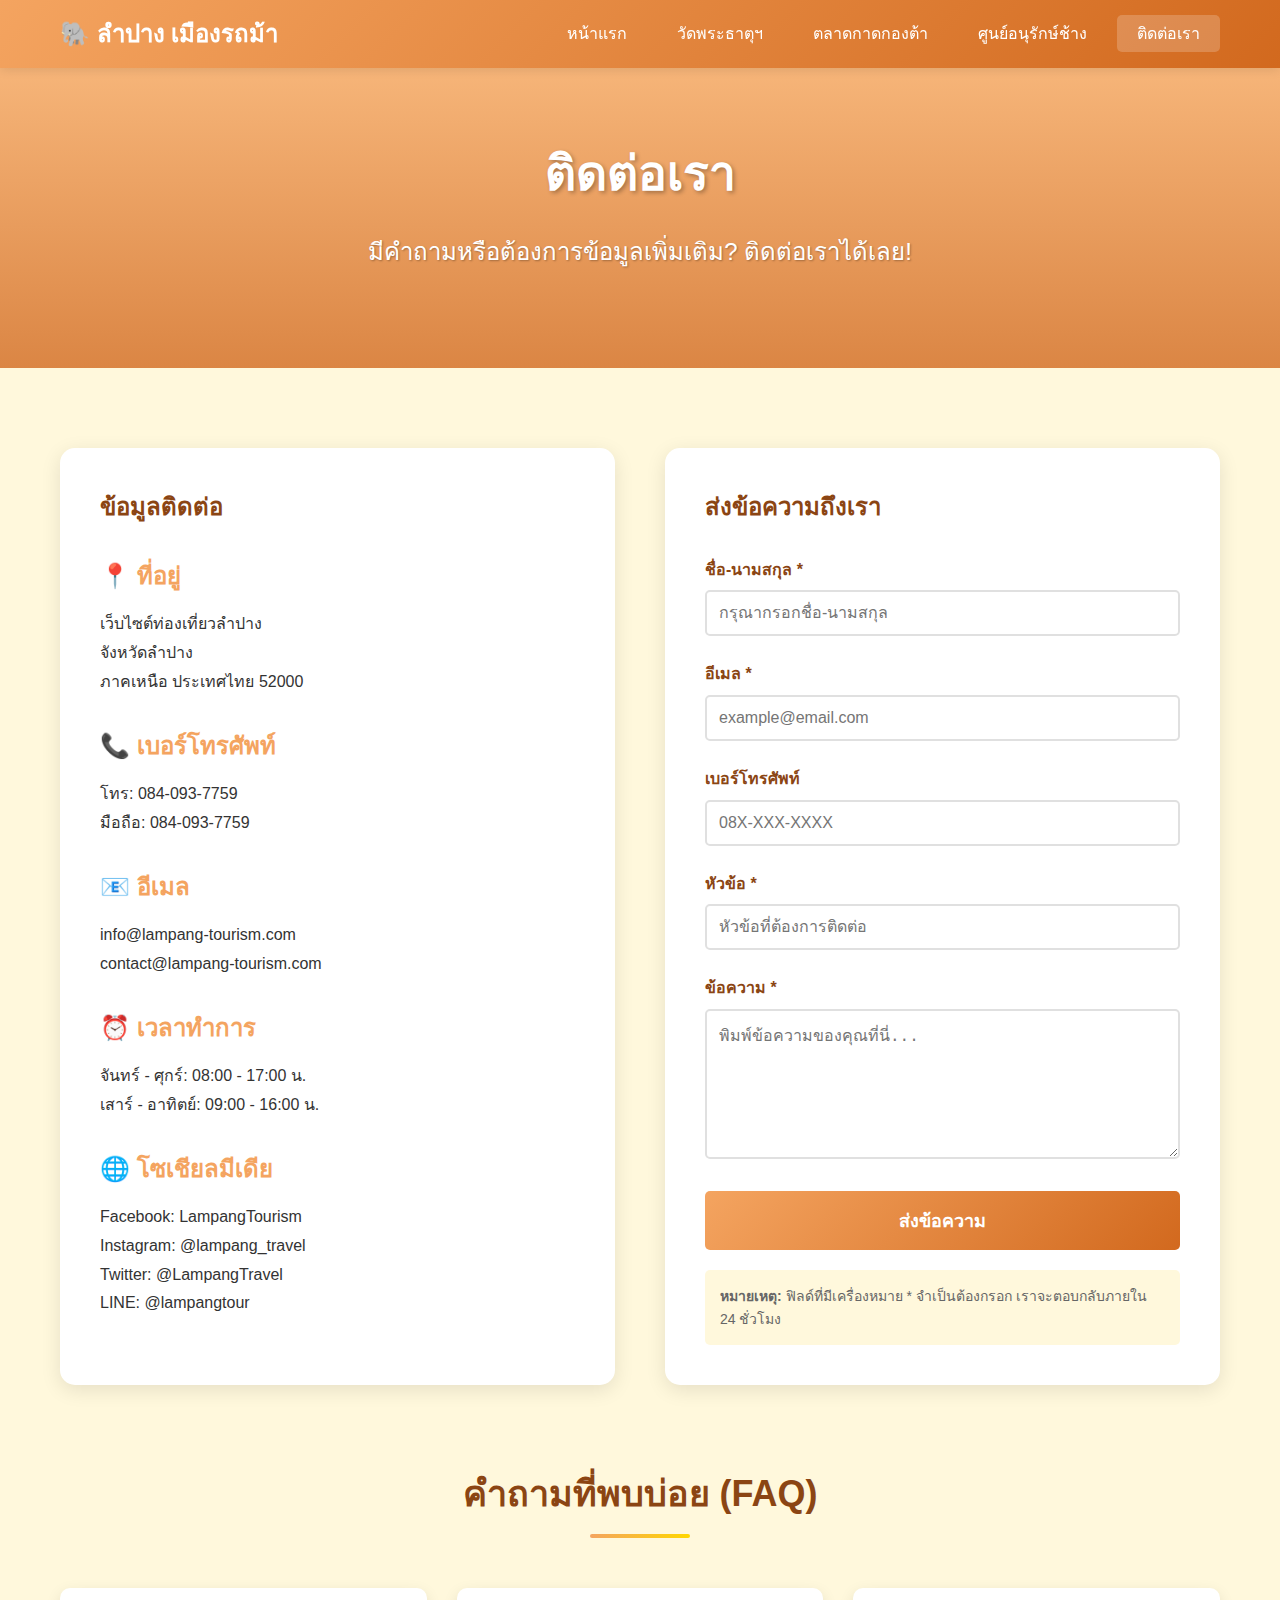
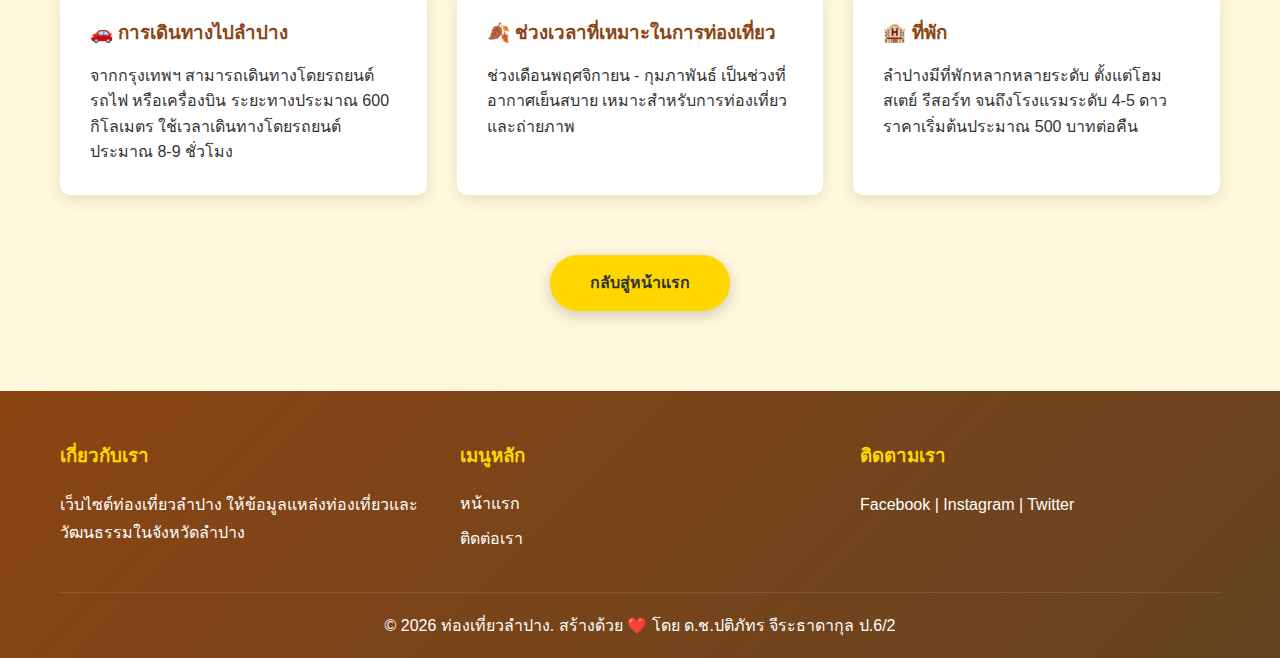
<file: contact.html>
<!DOCTYPE html>
<html lang="th">
<head>
    <meta charset="UTF-8">
    <meta name="viewport" content="width=device-width, initial-scale=1.0">
    <title>ติดต่อเรา - ท่องเที่ยวลำปาง</title>
    <link rel="stylesheet" href="style.css">
</head>
<body>
    <header>
        <div class="container">
            <div class="logo">
                <h1>🐘 ลำปาง เมืองรถม้า</h1>
            </div>
            <nav>
                <ul>
                    <li><a href="index.html">หน้าแรก</a></li>
                    <li><a href="wat-phra-that.html">วัดพระธาตุฯ</a></li>
                    <li><a href="kad-kong-ta.html">ตลาดกาดกองต้า</a></li>
                    <li><a href="elephant-center.html">ศูนย์อนุรักษ์ช้าง</a></li>
                    <li><a href="contact.html" class="active">ติดต่อเรา</a></li>
                </ul>
            </nav>
        </div>
    </header>

    <section class="hero" style="height: 300px; background-image: linear-gradient(rgba(244, 164, 96, 0.8), rgba(210, 105, 30, 0.8)), url('https://images.unsplash.com/photo-1423666639041-f56000c27a9a?w=1600&h=400&fit=crop');">
        <div class="hero-content">
            <h2>ติดต่อเรา</h2>
            <p>มีคำถามหรือต้องการข้อมูลเพิ่มเติม? ติดต่อเราได้เลย!</p>
        </div>
    </section>

    <section class="contact-section">
        <div class="container">
            <div class="contact-container">
                <div class="contact-info">
                    <h2 style="color: #8B4513; margin-bottom: 30px;">ข้อมูลติดต่อ</h2>
                    
                    <div style="margin-bottom: 30px;">
                        <h3 style="color: #F4A460; margin-bottom: 15px;">📍 ที่อยู่</h3>
                        <p>เว็บไซต์ท่องเที่ยวลำปาง<br>
                        จังหวัดลำปาง<br>
                        ภาคเหนือ ประเทศไทย 52000</p>
                    </div>

                    <div style="margin-bottom: 30px;">
                        <h3 style="color: #F4A460; margin-bottom: 15px;">📞 เบอร์โทรศัพท์</h3>
                        <p>โทร: 084-093-7759<br>
                        มือถือ: 084-093-7759</p>
                    </div>

                    <div style="margin-bottom: 30px;">
                        <h3 style="color: #F4A460; margin-bottom: 15px;">📧 อีเมล</h3>
                        <p>info@lampang-tourism.com<br>
                        contact@lampang-tourism.com</p>
                    </div>

                    <div style="margin-bottom: 30px;">
                        <h3 style="color: #F4A460; margin-bottom: 15px;">⏰ เวลาทำการ</h3>   
                        <p>จันทร์ - ศุกร์: 08:00 - 17:00 น.<br>
                        เสาร์ - อาทิตย์: 09:00 - 16:00 น.</p>
                    </div>

                    <div>
                        <h3 style="color: #F4A460; margin-bottom: 15px;">🌐 โซเชียลมีเดีย</h3>
                        <p>Facebook: LampangTourism<br>
                        Instagram: @lampang_travel<br>
                        Twitter: @LampangTravel<br>
                        LINE: @lampangtour</p>
                    </div>
                </div>

                <div class="contact-form">
                    <h2 style="color: #8B4513; margin-bottom: 30px;">ส่งข้อความถึงเรา</h2>
                    <form>
                        <div class="form-group">
                            <label for="name">ชื่อ-นามสกุล *</label>
                            <input type="text" id="name" name="name" required placeholder="กรุณากรอกชื่อ-นามสกุล">
                        </div>

                        <div class="form-group">
                            <label for="email">อีเมล *</label>
                            <input type="email" id="email" name="email" required placeholder="example@email.com">
                        </div>

                        <div class="form-group">
                            <label for="phone">เบอร์โทรศัพท์</label>
                            <input type="tel" id="phone" name="phone" placeholder="08X-XXX-XXXX">
                        </div>

                        <div class="form-group">
                            <label for="subject">หัวข้อ *</label>
                            <input type="text" id="subject" name="subject" required placeholder="หัวข้อที่ต้องการติดต่อ">
                        </div>

                        <div class="form-group">
                            <label for="message">ข้อความ *</label>
                            <textarea id="message" name="message" required placeholder="พิมพ์ข้อความของคุณที่นี่..."></textarea>
                        </div>

                        <button type="submit" class="submit-btn">ส่งข้อความ</button>
                    </form>

                    <div style="margin-top: 20px; padding: 15px; background-color: #FFF8DC; border-radius: 5px;">
                        <p style="font-size: 14px; color: #666; margin: 0;">
                            <strong>หมายเหตุ:</strong> ฟิลด์ที่มีเครื่องหมาย * จำเป็นต้องกรอก เราจะตอบกลับภายใน 24 ชั่วโมง
                        </p>
                    </div>
                </div>
            </div>

            <div style="margin-top: 80px;">
                <h2 class="section-title">คำถามที่พบบ่อย (FAQ)</h2>
                <div style="display: grid; grid-template-columns: repeat(auto-fit, minmax(300px, 1fr)); gap: 30px;">
                    <div style="background-color: white; padding: 30px; border-radius: 10px; box-shadow: 0 5px 15px rgba(0,0,0,0.1);">
                        <h3 style="color: #8B4513; margin-bottom: 15px;">🚗 การเดินทางไปลำปาง</h3>
                        <p>จากกรุงเทพฯ สามารถเดินทางโดยรถยนต์ รถไฟ หรือเครื่องบิน ระยะทางประมาณ 600 กิโลเมตร ใช้เวลาเดินทางโดยรถยนต์ประมาณ 8-9 ชั่วโมง</p>
                    </div>
                    <div style="background-color: white; padding: 30px; border-radius: 10px; box-shadow: 0 5px 15px rgba(0,0,0,0.1);">
                        <h3 style="color: #8B4513; margin-bottom: 15px;">🍂 ช่วงเวลาที่เหมาะในการท่องเที่ยว</h3>
                        <p>ช่วงเดือนพฤศจิกายน - กุมภาพันธ์ เป็นช่วงที่อากาศเย็นสบาย เหมาะสำหรับการท่องเที่ยวและถ่ายภาพ</p>
                    </div>
                    <div style="background-color: white; padding: 30px; border-radius: 10px; box-shadow: 0 5px 15px rgba(0,0,0,0.1);">
                        <h3 style="color: #8B4513; margin-bottom: 15px;">🏨 ที่พัก</h3>
                        <p>ลำปางมีที่พักหลากหลายระดับ ตั้งแต่โฮมสเตย์ รีสอร์ท จนถึงโรงแรมระดับ 4-5 ดาว ราคาเริ่มต้นประมาณ 500 บาทต่อคืน</p>
                    </div>
                </div>
            </div>

            <div style="margin-top: 60px; text-align: center;">
                <a href="index.html" class="btn">กลับสู่หน้าแรก</a>
            </div>
        </div>
    </section>

    <footer>
        <div class="container">
            <div class="footer-content">
                <div class="footer-section">
                    <h3>เกี่ยวกับเรา</h3>
                    <p>เว็บไซต์ท่องเที่ยวลำปาง ให้ข้อมูลแหล่งท่องเที่ยวและวัฒนธรรมในจังหวัดลำปาง</p>
                </div>
                <div class="footer-section">
                    <h3>เมนูหลัก</h3>
                    <ul>
                        <li><a href="index.html">หน้าแรก</a></li>
                        <li><a href="contact.html">ติดต่อเรา</a></li>
                    </ul>
                </div>
                <div class="footer-section">
                    <h3>ติดตามเรา</h3>
                    <p>Facebook | Instagram | Twitter</p>
                </div>
            </div>
            <div class="footer-bottom">
                <p>&copy; 2026 ท่องเที่ยวลำปาง. สร้างด้วย ❤️ โดย ด.ช.ปติภัทร จีระธาดากุล ป.6/2</p>
            </div>
        </div>
    </footer>
</body>
</html>
</file>
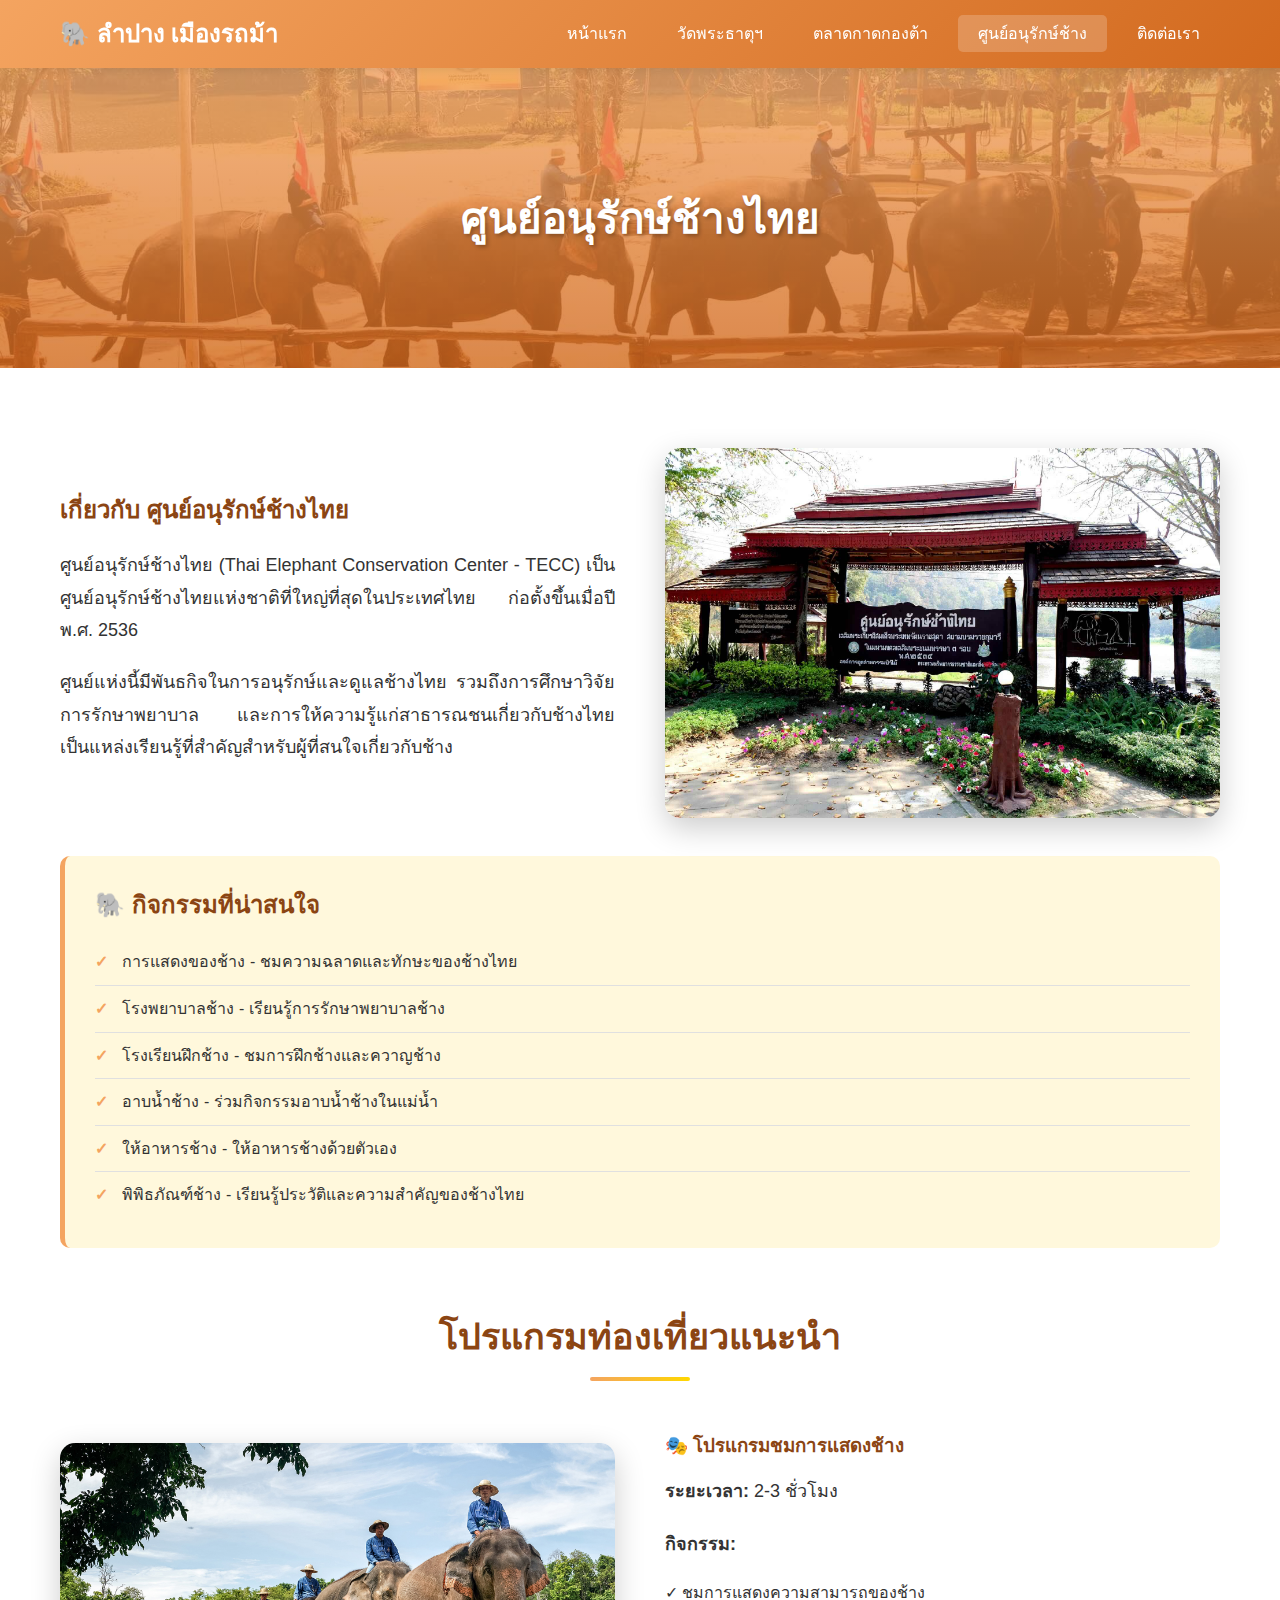
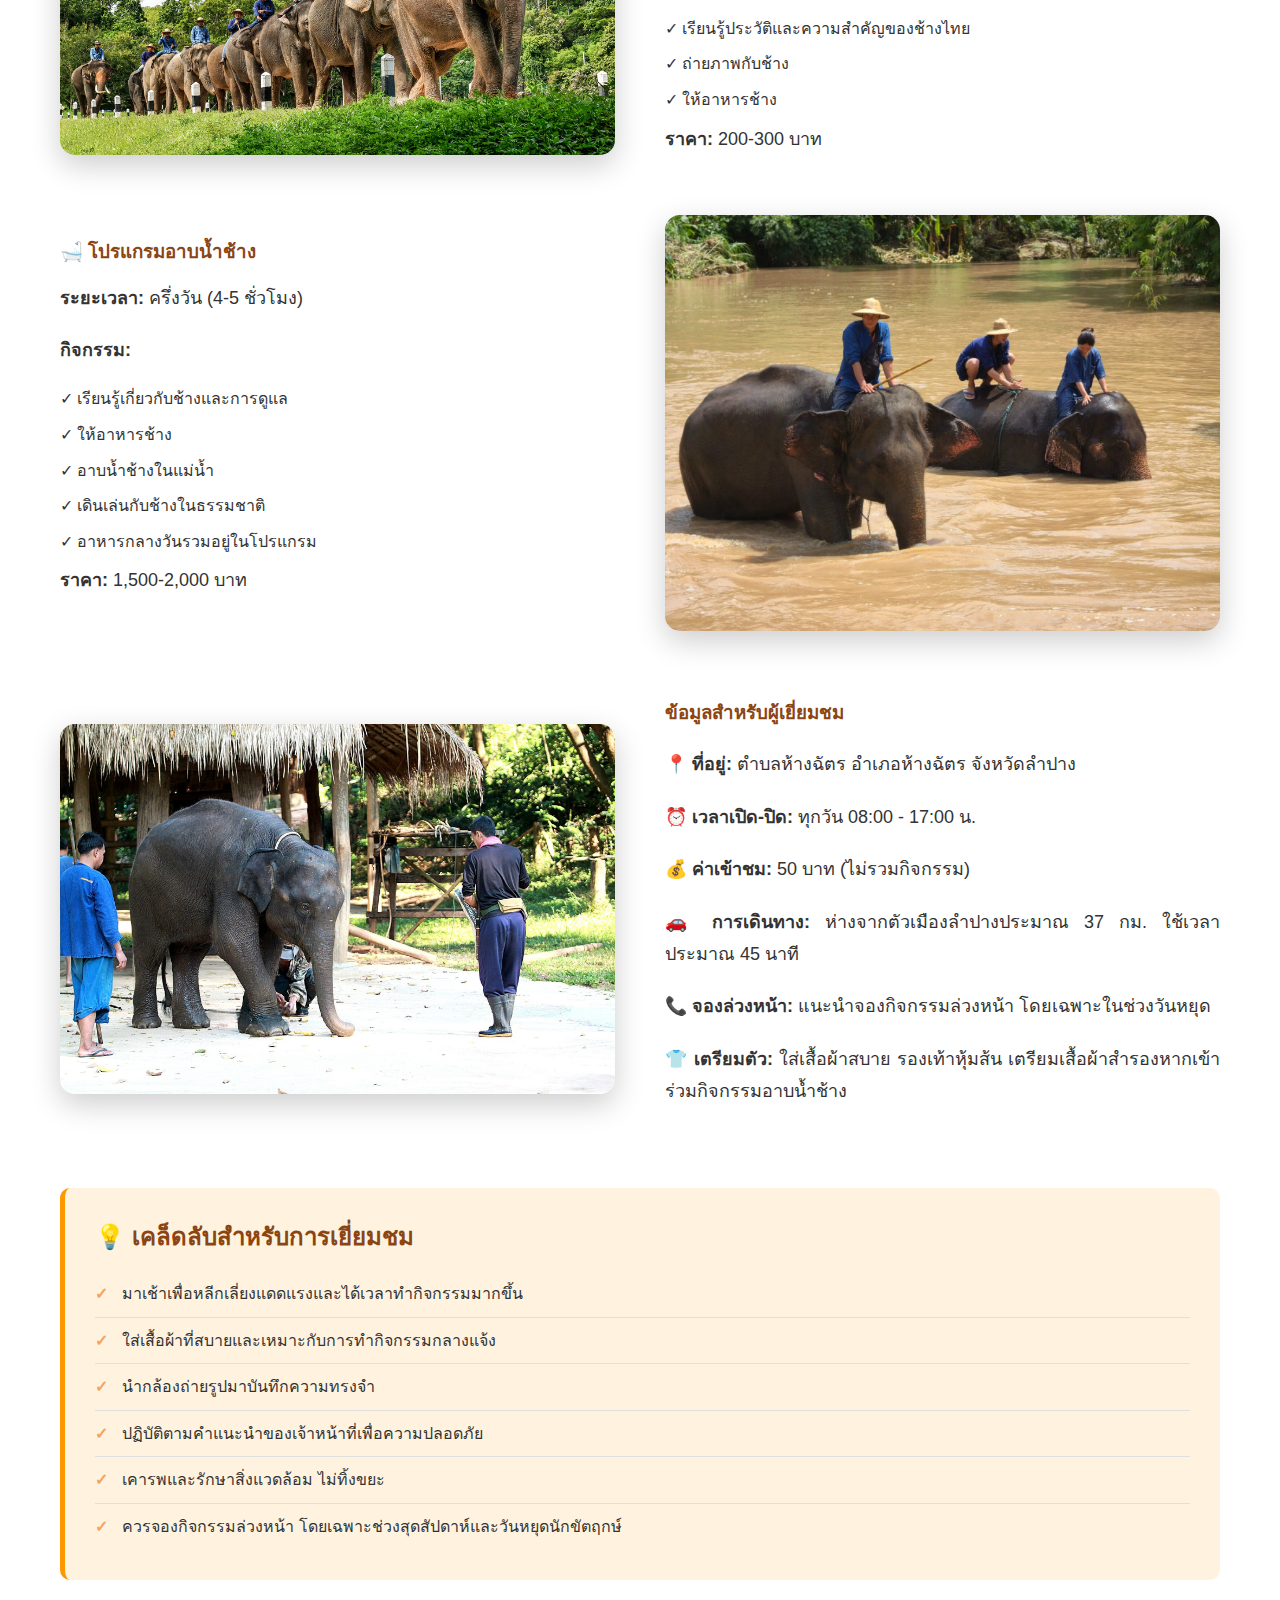
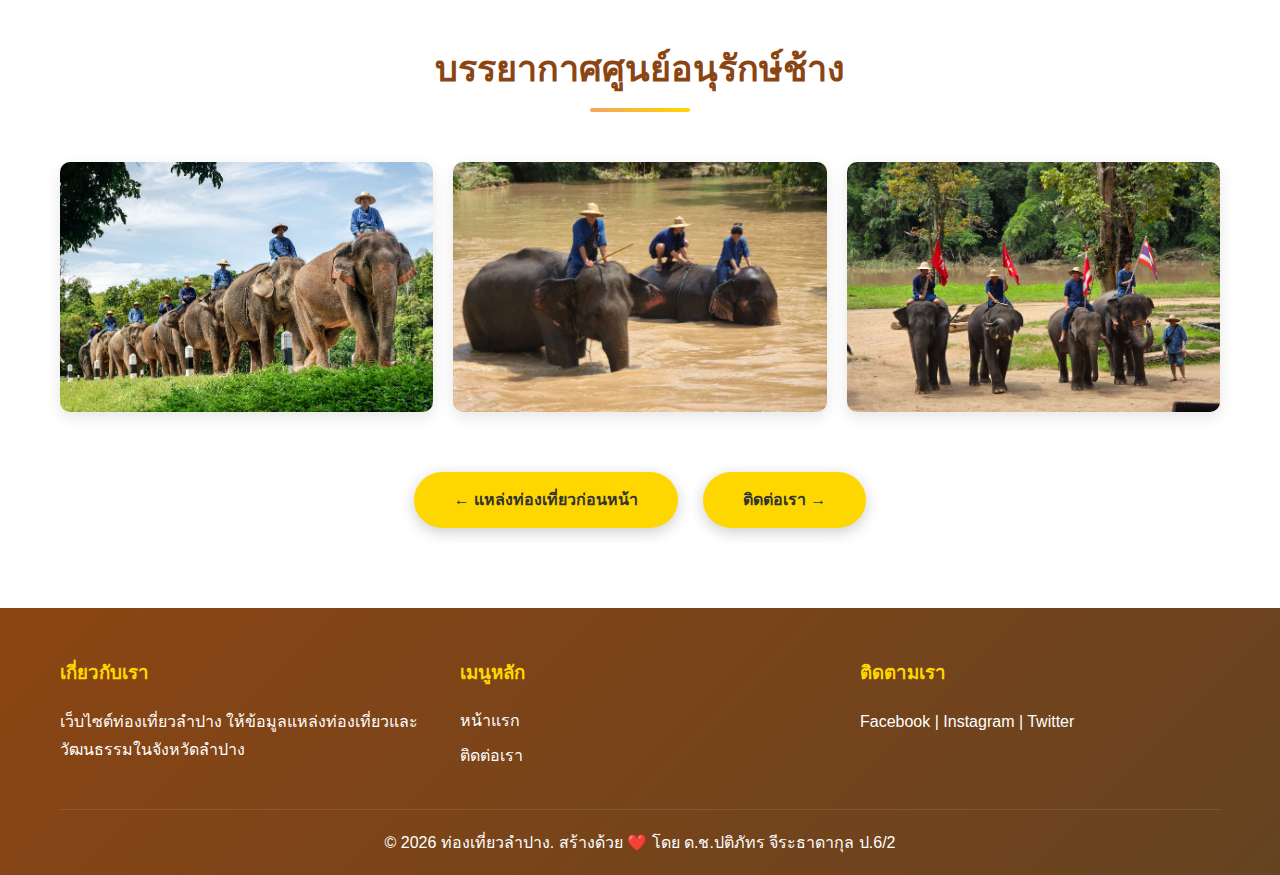
<file: elephant-center.html>
<!DOCTYPE html>
<html lang="th">
<head>
    <meta charset="UTF-8">
    <meta name="viewport" content="width=device-width, initial-scale=1.0">
    <title>ศูนย์อนุรักษ์ช้างไทย - ท่องเที่ยวลำปาง</title>
    <link rel="stylesheet" href="style.css">
</head>
<body>
    <header>
        <div class="container">
            <div class="logo">
                <h1>🐘 ลำปาง เมืองรถม้า</h1>
            </div>
            <nav>
                <ul>
                    <li><a href="index.html">หน้าแรก</a></li>
                    <li><a href="wat-phra-that.html">วัดพระธาตุฯ</a></li>
                    <li><a href="kad-kong-ta.html">ตลาดกาดกองต้า</a></li>
                    <li><a href="elephant-center.html" class="active">ศูนย์อนุรักษ์ช้าง</a></li>
                    <li><a href="contact.html">ติดต่อเรา</a></li>
                </ul>
            </nav>
        </div>
    </header>

    <section class="detail-hero" style="background-image: linear-gradient(rgba(244, 164, 96, 0.8), rgba(210, 105, 30, 0.8)), url('images/changthai0.jpeg');">
        <h2>ศูนย์อนุรักษ์ช้างไทย</h2>
    </section>

    <section class="detail-content">
        <div class="container">
            <div class="content-wrapper">
                <div class="content-text">
                    <h2 style="color: #8B4513; margin-bottom: 20px;">เกี่ยวกับ ศูนย์อนุรักษ์ช้างไทย</h2>
                    <p>ศูนย์อนุรักษ์ช้างไทย (Thai Elephant Conservation Center - TECC) เป็นศูนย์อนุรักษ์ช้างไทยแห่งชาติที่ใหญ่ที่สุดในประเทศไทย ก่อตั้งขึ้นเมื่อปี พ.ศ. 2536</p>
                    <p>ศูนย์แห่งนี้มีพันธกิจในการอนุรักษ์และดูแลช้างไทย รวมถึงการศึกษาวิจัย การรักษาพยาบาล และการให้ความรู้แก่สาธารณชนเกี่ยวกับช้างไทย เป็นแหล่งเรียนรู้ที่สำคัญสำหรับผู้ที่สนใจเกี่ยวกับช้าง</p>
                </div>
                <div class="content-image">
                    <img src="images/changthai01.jpeg" alt="ศูนย์อนุรักษ์ช้างไทย">
                </div>
            </div>

            <div class="info-box">
                <h3>🐘 กิจกรรมที่น่าสนใจ</h3>
                <ul>
                    <li>การแสดงของช้าง - ชมความฉลาดและทักษะของช้างไทย</li>
                    <li>โรงพยาบาลช้าง - เรียนรู้การรักษาพยาบาลช้าง</li>
                    <li>โรงเรียนฝึกช้าง - ชมการฝึกช้างและควาญช้าง</li>
                    <li>อาบน้ำช้าง - ร่วมกิจกรรมอาบน้ำช้างในแม่น้ำ</li>
                    <li>ให้อาหารช้าง - ให้อาหารช้างด้วยตัวเอง</li>
                    <li>พิพิธภัณฑ์ช้าง - เรียนรู้ประวัติและความสำคัญของช้างไทย</li>
                </ul>
            </div>

            <div style="margin-top: 60px;">
                <h2 class="section-title">โปรแกรมท่องเที่ยวแนะนำ</h2>

                <div class="content-wrapper" style="margin-bottom: 40px;">
                    <div class="content-image">
                        <img src="images/changthai1.jpg" alt="การแสดงช้าง">
                    </div>
                    <div class="content-text">
                        <h3 style="color: #8B4513; margin-bottom: 15px;">🎭 โปรแกรมชมการแสดงช้าง</h3>
                        <p><strong>ระยะเวลา:</strong> 2-3 ชั่วโมง</p>
                        <p><strong>กิจกรรม:</strong></p>
                        <ul style="list-style: none; padding-left: 0;">
                            <li style="margin-bottom: 10px;">✓ ชมการแสดงความสามารถของช้าง</li>
                            <li style="margin-bottom: 10px;">✓ เรียนรู้ประวัติและความสำคัญของช้างไทย</li>
                            <li style="margin-bottom: 10px;">✓ ถ่ายภาพกับช้าง</li>
                            <li style="margin-bottom: 10px;">✓ ให้อาหารช้าง</li>
                        </ul>
                        <p><strong>ราคา:</strong> 200-300 บาท</p>
                    </div>
                </div>

                <div class="content-wrapper">
                    <div class="content-text">
                        <h3 style="color: #8B4513; margin-bottom: 15px;">🛁 โปรแกรมอาบน้ำช้าง</h3>
                        <p><strong>ระยะเวลา:</strong> ครึ่งวัน (4-5 ชั่วโมง)</p>
                        <p><strong>กิจกรรม:</strong></p>
                        <ul style="list-style: none; padding-left: 0;">
                            <li style="margin-bottom: 10px;">✓ เรียนรู้เกี่ยวกับช้างและการดูแล</li>
                            <li style="margin-bottom: 10px;">✓ ให้อาหารช้าง</li>
                            <li style="margin-bottom: 10px;">✓ อาบน้ำช้างในแม่น้ำ</li>
                            <li style="margin-bottom: 10px;">✓ เดินเล่นกับช้างในธรรมชาติ</li>
                            <li style="margin-bottom: 10px;">✓ อาหารกลางวันรวมอยู่ในโปรแกรม</li>
                        </ul>
                        <p><strong>ราคา:</strong> 1,500-2,000 บาท</p>
                    </div>
                    <div class="content-image">
                        <img src="images/changthai2.jpg" alt="อาบน้ำช้าง">
                    </div>
                </div>
            </div>

            <div class="content-wrapper" style="margin-top: 60px;">
                <div class="content-image">
                    <img src="images/changthai6.jpg" alt="ช้างน้อย">
                </div>
                <div class="content-text">
                    <h3 style="color: #8B4513; margin-bottom: 20px;">ข้อมูลสำหรับผู้เยี่ยมชม</h3>
                    <p><strong>📍 ที่อยู่:</strong> ตำบลห้างฉัตร อำเภอห้างฉัตร จังหวัดลำปาง</p>
                    <p><strong>⏰ เวลาเปิด-ปิด:</strong> ทุกวัน 08:00 - 17:00 น.</p>
                    <p><strong>💰 ค่าเข้าชม:</strong> 50 บาท (ไม่รวมกิจกรรม)</p>
                    <p><strong>🚗 การเดินทาง:</strong> ห่างจากตัวเมืองลำปางประมาณ 37 กม. ใช้เวลาประมาณ 45 นาที</p>
                    <p><strong>📞 จองล่วงหน้า:</strong> แนะนำจองกิจกรรมล่วงหน้า โดยเฉพาะในช่วงวันหยุด</p>
                    <p><strong>👕 เตรียมตัว:</strong> ใส่เสื้อผ้าสบาย รองเท้าหุ้มส้น เตรียมเสื้อผ้าสำรองหากเข้าร่วมกิจกรรมอาบน้ำช้าง</p>
                </div>
            </div>

            <div class="info-box" style="margin-top: 60px; background-color: #FFF3E0; border-left-color: #FF9800;">
                <h3>💡 เคล็ดลับสำหรับการเยี่ยมชม</h3>
                <ul>
                    <li>มาเช้าเพื่อหลีกเลี่ยงแดดแรงและได้เวลาทำกิจกรรมมากขึ้น</li>
                    <li>ใส่เสื้อผ้าที่สบายและเหมาะกับการทำกิจกรรมกลางแจ้ง</li>
                    <li>นำกล้องถ่ายรูปมาบันทึกความทรงจำ</li>
                    <li>ปฏิบัติตามคำแนะนำของเจ้าหน้าที่เพื่อความปลอดภัย</li>
                    <li>เคารพและรักษาสิ่งแวดล้อม ไม่ทิ้งขยะ</li>
                    <li>ควรจองกิจกรรมล่วงหน้า โดยเฉพาะช่วงสุดสัปดาห์และวันหยุดนักขัตฤกษ์</li>
                </ul>
            </div>

            <div style="margin-top: 60px;">
                <h2 class="section-title">บรรยากาศศูนย์อนุรักษ์ช้าง</h2>
                <div class="gallery">
                    <img src="images/changthai1.jpg" alt="ช้าง 1">
                    <img src="images/changthai2.jpg" alt="ช้าง 2">
                    <img src="images/changthai3.jpg" alt="ช้าง 3">
                </div>
            </div>

            <div style="margin-top: 60px; text-align: center;">
                <a href="kad-kong-ta.html" class="btn" style="margin-right: 20px;">← แหล่งท่องเที่ยวก่อนหน้า</a>
                <a href="contact.html" class="btn">ติดต่อเรา →</a>
            </div>
        </div>
    </section>

    <footer>
        <div class="container">
            <div class="footer-content">
                <div class="footer-section">
                    <h3>เกี่ยวกับเรา</h3>
                    <p>เว็บไซต์ท่องเที่ยวลำปาง ให้ข้อมูลแหล่งท่องเที่ยวและวัฒนธรรมในจังหวัดลำปาง</p>
                </div>
                <div class="footer-section">
                    <h3>เมนูหลัก</h3>
                    <ul>
                        <li><a href="index.html">หน้าแรก</a></li>
                        <li><a href="contact.html">ติดต่อเรา</a></li>
                    </ul>
                </div>
                <div class="footer-section">
                    <h3>ติดตามเรา</h3>
                    <p>Facebook | Instagram | Twitter</p>
                </div>
            </div>
            <div class="footer-bottom">
                <p>&copy; 2026 ท่องเที่ยวลำปาง. สร้างด้วย ❤️ โดย ด.ช.ปติภัทร จีระธาดากุล ป.6/2</p>
            </div>
        </div>
    </footer>
</body>
</html>
</file>
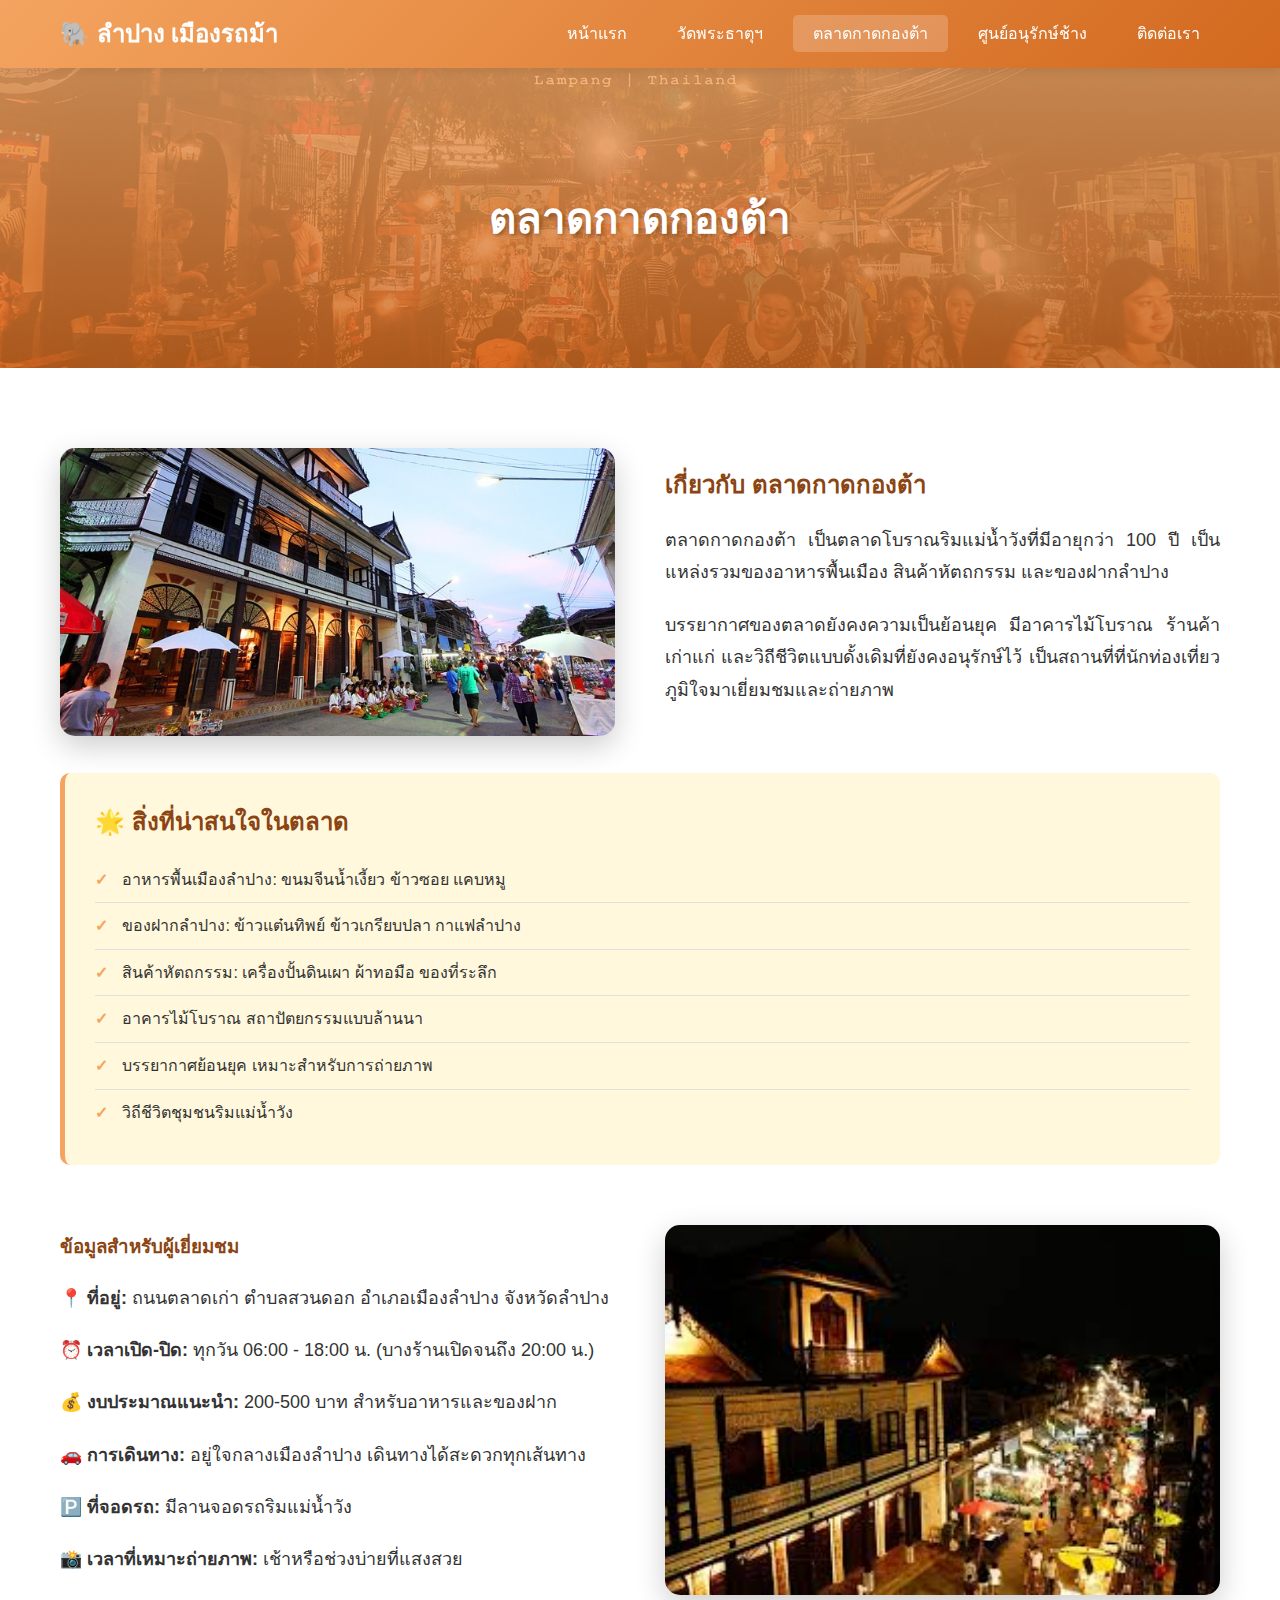
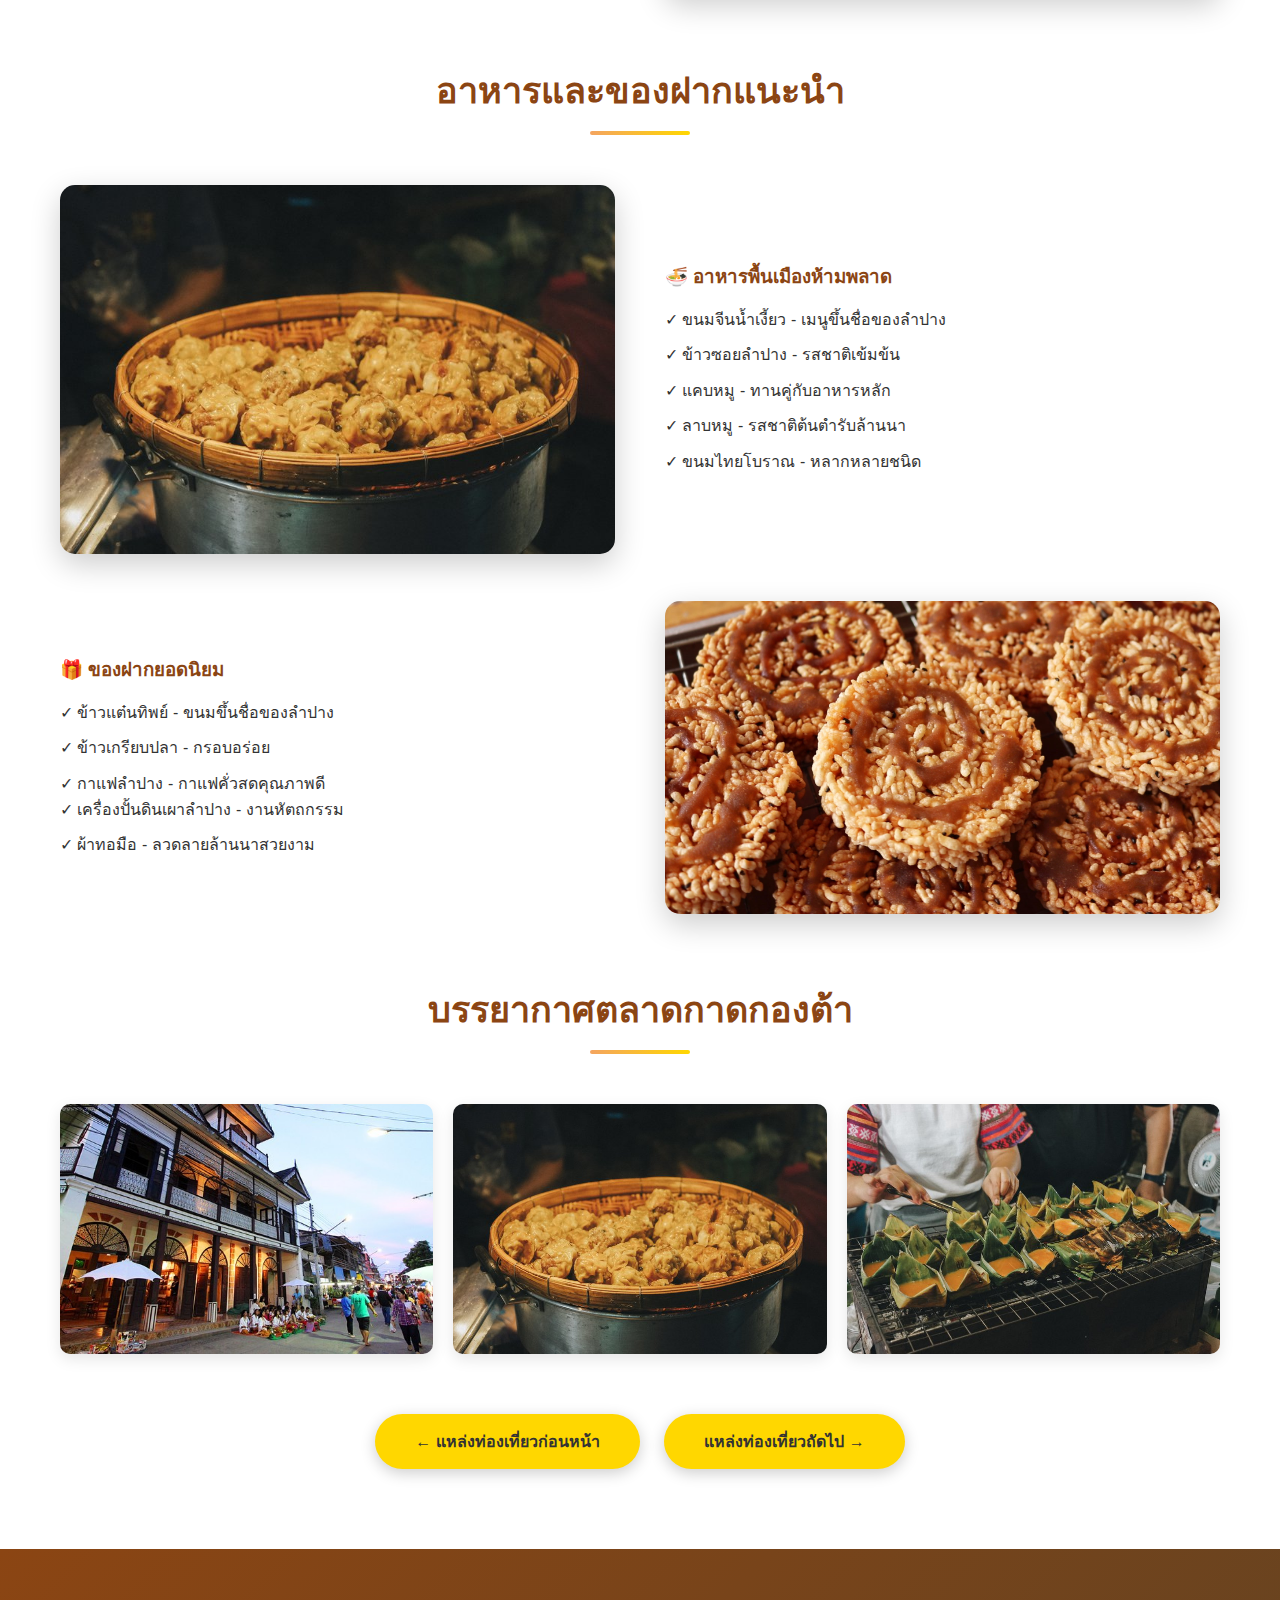
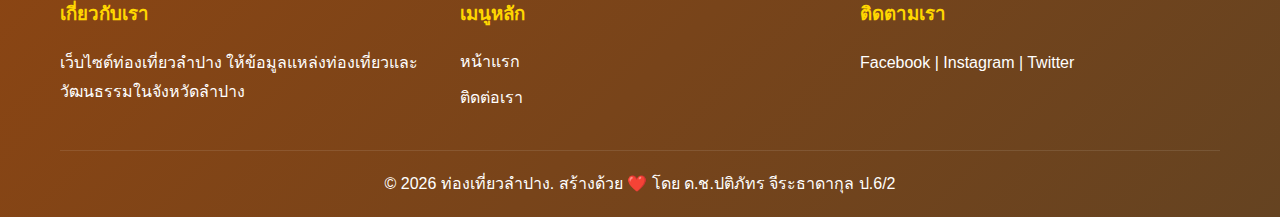
<file: kad-kong-ta.html>
<!DOCTYPE html>
<html lang="th">
<head>
    <meta charset="UTF-8">
    <meta name="viewport" content="width=device-width, initial-scale=1.0">
    <title>ตลาดกาดกองต้า - ท่องเที่ยวลำปาง</title>
    <link rel="stylesheet" href="style.css">
</head>
<body>
    <header>
        <div class="container">
            <div class="logo">
                <h1>🐘 ลำปาง เมืองรถม้า</h1>
            </div>
            <nav>
                <ul>
                    <li><a href="index.html">หน้าแรก</a></li>
                    <li><a href="wat-phra-that.html">วัดพระธาตุฯ</a></li>
                    <li><a href="kad-kong-ta.html" class="active">ตลาดกาดกองต้า</a></li>
                    <li><a href="elephant-center.html">ศูนย์อนุรักษ์ช้าง</a></li>
                    <li><a href="contact.html">ติดต่อเรา</a></li>
                </ul>
            </nav>
        </div>
    </header>

    <section class="detail-hero" style="background-image: linear-gradient(rgba(244, 164, 96, 0.8), rgba(210, 105, 30, 0.8)), url('images/coverkongtamarket.jpg');">
        <h2>ตลาดกาดกองต้า</h2>
    </section>

    <section class="detail-content">
        <div class="container">
            <div class="content-wrapper">
                <div class="content-image">
                    <img src="images/kongtamarket1.jpg" alt="ตลาดกาดกองต้า">
                </div>
                <div class="content-text">
                    <h2 style="color: #8B4513; margin-bottom: 20px;">เกี่ยวกับ ตลาดกาดกองต้า</h2>
                    <p>ตลาดกาดกองต้า เป็นตลาดโบราณริมแม่น้ำวังที่มีอายุกว่า 100 ปี เป็นแหล่งรวมของอาหารพื้นเมือง สินค้าหัตถกรรม และของฝากลำปาง</p>
                    <p>บรรยากาศของตลาดยังคงความเป็นย้อนยุค มีอาคารไม้โบราณ ร้านค้าเก่าแก่ และวิถีชีวิตแบบดั้งเดิมที่ยังคงอนุรักษ์ไว้ เป็นสถานที่ที่นักท่องเที่ยวภูมิใจมาเยี่ยมชมและถ่ายภาพ</p>
                </div>
            </div>

            <div class="info-box">
                <h3>🌟 สิ่งที่น่าสนใจในตลาด</h3>
                <ul>
                    <li>อาหารพื้นเมืองลำปาง: ขนมจีนน้ำเงี้ยว ข้าวซอย แคบหมู</li>
                    <li>ของฝากลำปาง: ข้าวแต๋นทิพย์ ข้าวเกรียบปลา กาแฟลำปาง</li>
                    <li>สินค้าหัตถกรรม: เครื่องปั้นดินเผา ผ้าทอมือ ของที่ระลึก</li>
                    <li>อาคารไม้โบราณ สถาปัตยกรรมแบบล้านนา</li>
                    <li>บรรยากาศย้อนยุค เหมาะสำหรับการถ่ายภาพ</li>
                    <li>วิถีชีวิตชุมชนริมแม่น้ำวัง</li>
                </ul>
            </div>

            <div class="content-wrapper" style="margin-top: 60px;">
                <div class="content-text">
                    <h3 style="color: #8B4513; margin-bottom: 20px;">ข้อมูลสำหรับผู้เยี่ยมชม</h3>
                    <p><strong>📍 ที่อยู่:</strong> ถนนตลาดเก่า ตำบลสวนดอก อำเภอเมืองลำปาง จังหวัดลำปาง</p>
                    <p><strong>⏰ เวลาเปิด-ปิด:</strong> ทุกวัน 06:00 - 18:00 น. (บางร้านเปิดจนถึง 20:00 น.)</p>
                    <p><strong>💰 งบประมาณแนะนำ:</strong> 200-500 บาท สำหรับอาหารและของฝาก</p>
                    <p><strong>🚗 การเดินทาง:</strong> อยู่ใจกลางเมืองลำปาง เดินทางได้สะดวกทุกเส้นทาง</p>
                    <p><strong>🅿️ ที่จอดรถ:</strong> มีลานจอดรถริมแม่น้ำวัง</p>
                    <p><strong>📸 เวลาที่เหมาะถ่ายภาพ:</strong> เช้าหรือช่วงบ่ายที่แสงสวย</p>
                </div>
                <div class="content-image">
                    <img src="images/kongtamarket3.jpg" alt="บรรยากาศตลาด">
                </div>
            </div>

            <div style="margin-top: 60px;">
                <h2 class="section-title">อาหารและของฝากแนะนำ</h2>
                <div class="content-wrapper" style="margin-bottom: 40px;">
                    <div class="content-image">
                        <img src="images/kongtamarket6.jpg" alt="อาหารพื้นเมือง">
                    </div>
                    <div class="content-text">
                        <h3 style="color: #8B4513; margin-bottom: 15px;">🍜 อาหารพื้นเมืองห้ามพลาด</h3>
                        <ul style="list-style: none; padding-left: 0;">
                            <li style="margin-bottom: 10px;">✓ ขนมจีนน้ำเงี้ยว - เมนูขึ้นชื่อของลำปาง</li>
                            <li style="margin-bottom: 10px;">✓ ข้าวซอยลำปาง - รสชาติเข้มข้น</li>
                            <li style="margin-bottom: 10px;">✓ แคบหมู - ทานคู่กับอาหารหลัก</li>
                            <li style="margin-bottom: 10px;">✓ ลาบหมู - รสชาติต้นตำรับล้านนา</li>
                            <li style="margin-bottom: 10px;">✓ ขนมไทยโบราณ - หลากหลายชนิด</li>
                        </ul>
                    </div>
                </div>

                <div class="content-wrapper">
                    <div class="content-text">
                        <h3 style="color: #8B4513; margin-bottom: 15px;">🎁 ของฝากยอดนิยม</h3>
                        <ul style="list-style: none; padding-left: 0;">
                            <li style="margin-bottom: 10px;">✓ ข้าวแต๋นทิพย์ - ขนมขึ้นชื่อของลำปาง</li>
                            <li style="margin-bottom: 10px;">✓ ข้าวเกรียบปลา - กรอบอร่อย</li>
                            <li style="bottom: 10px;">✓ กาแฟลำปาง - กาแฟคั่วสดคุณภาพดี</li>
                            <li style="margin-bottom: 10px;">✓ เครื่องปั้นดินเผาลำปาง - งานหัตถกรรม</li>
                            <li style="margin-bottom: 10px;">✓ ผ้าทอมือ - ลวดลายล้านนาสวยงาม</li>
                        </ul>
                    </div>
                    <div class="content-image">
                        <img src="images/kong0.jpg" alt="ของฝาก">
                    </div>
                </div>
            </div>

            <div style="margin-top: 60px;">
                <h2 class="section-title">บรรยากาศตลาดกาดกองต้า</h2>
                <div class="gallery">
                    <img src="images/kongtamarket1.jpg" alt="ตลาด 1">
                    <img src="images/kongtamarket6.jpg" alt="ตลาด 2">
                    <img src="images/kongtamarket7.jpg" alt="อาหาร">
                </div>
            </div>

            <div style="margin-top: 60px; text-align: center;">
                <a href="wat-phra-that.html" class="btn" style="margin-right: 20px;">← แหล่งท่องเที่ยวก่อนหน้า</a>
                <a href="elephant-center.html" class="btn">แหล่งท่องเที่ยวถัดไป →</a>
            </div>
        </div>
    </section>

    <footer>
        <div class="container">
            <div class="footer-content">
                <div class="footer-section">
                    <h3>เกี่ยวกับเรา</h3>
                    <p>เว็บไซต์ท่องเที่ยวลำปาง ให้ข้อมูลแหล่งท่องเที่ยวและวัฒนธรรมในจังหวัดลำปาง</p>
                </div>
                <div class="footer-section">
                    <h3>เมนูหลัก</h3>
                    <ul>
                        <li><a href="index.html">หน้าแรก</a></li>
                        <li><a href="contact.html">ติดต่อเรา</a></li>
                    </ul>
                </div>
                <div class="footer-section">
                    <h3>ติดตามเรา</h3>
                    <p>Facebook | Instagram | Twitter</p>
                </div>
            </div>
            <div class="footer-bottom">
                <p>&copy; 2026 ท่องเที่ยวลำปาง. สร้างด้วย ❤️ โดย ด.ช.ปติภัทร จีระธาดากุล ป.6/2</p>
            </div>
        </div>
    </footer>
</body>
</html>
</file>
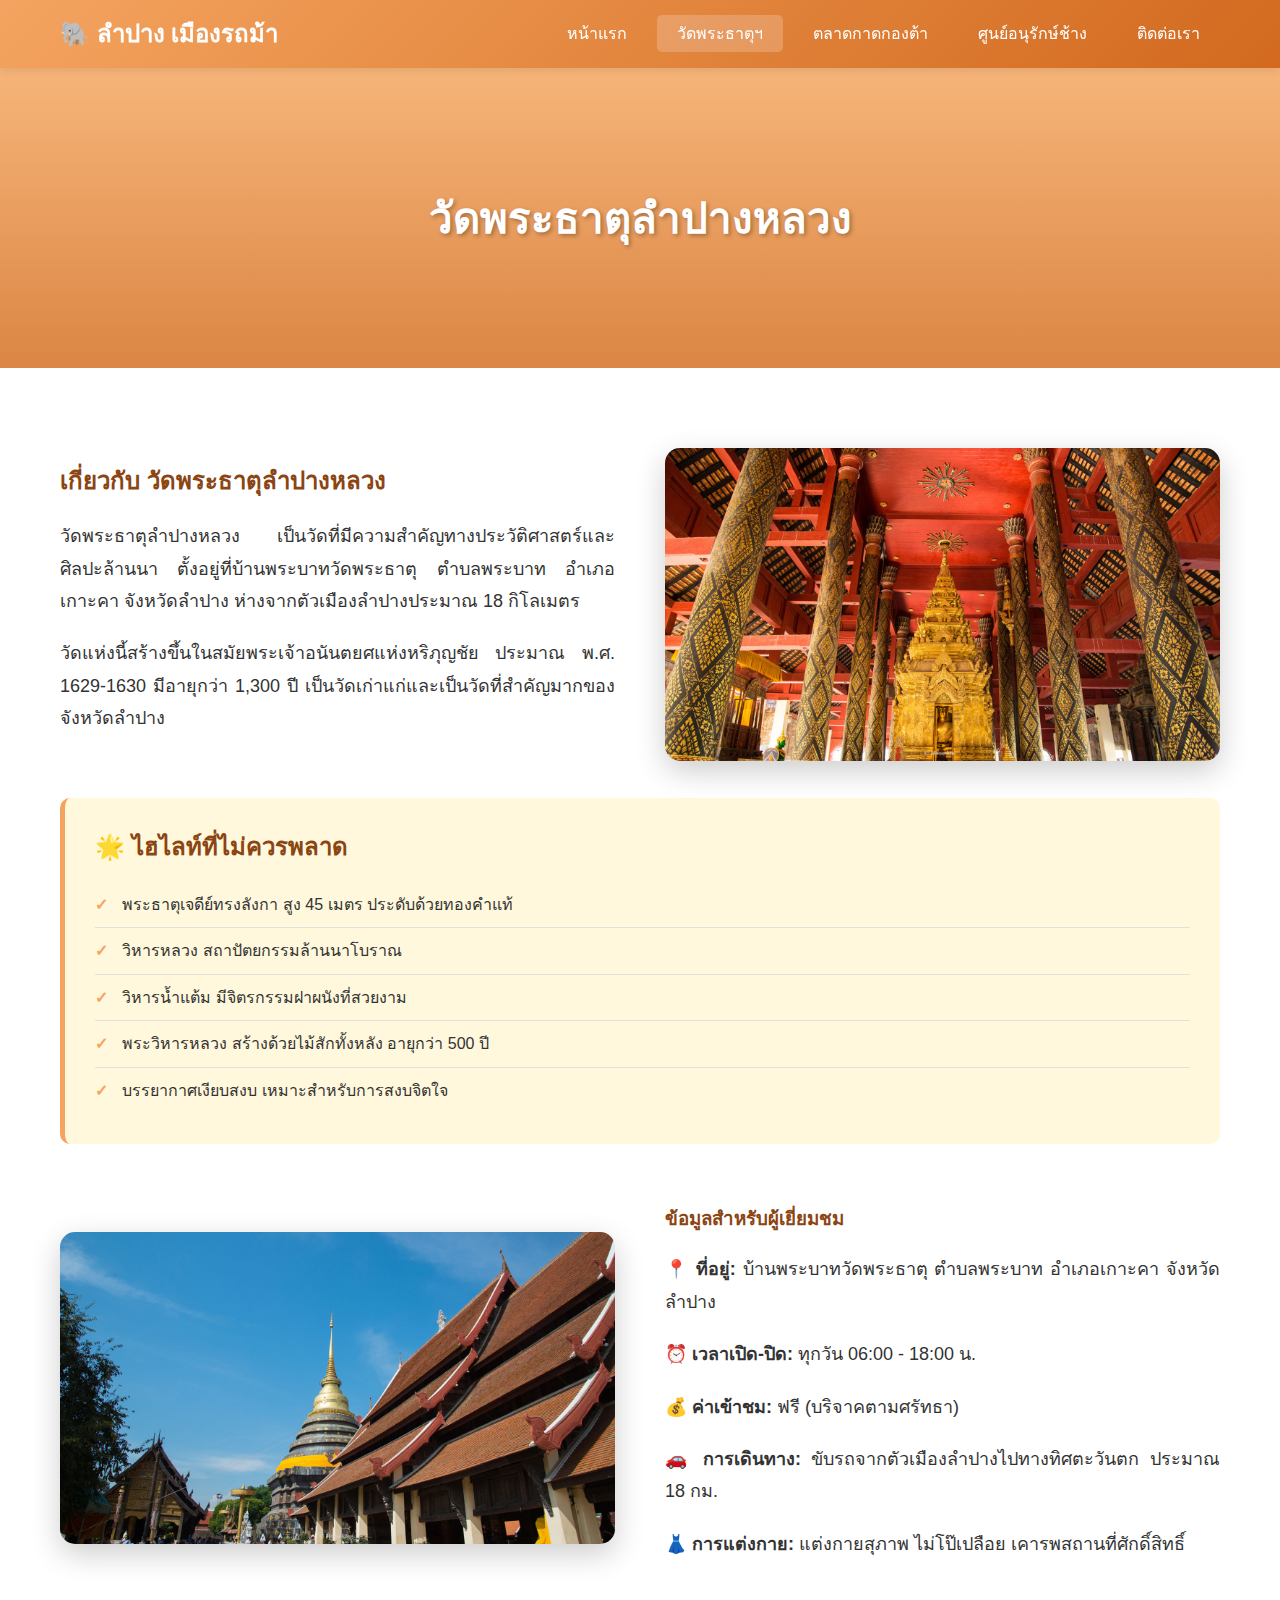
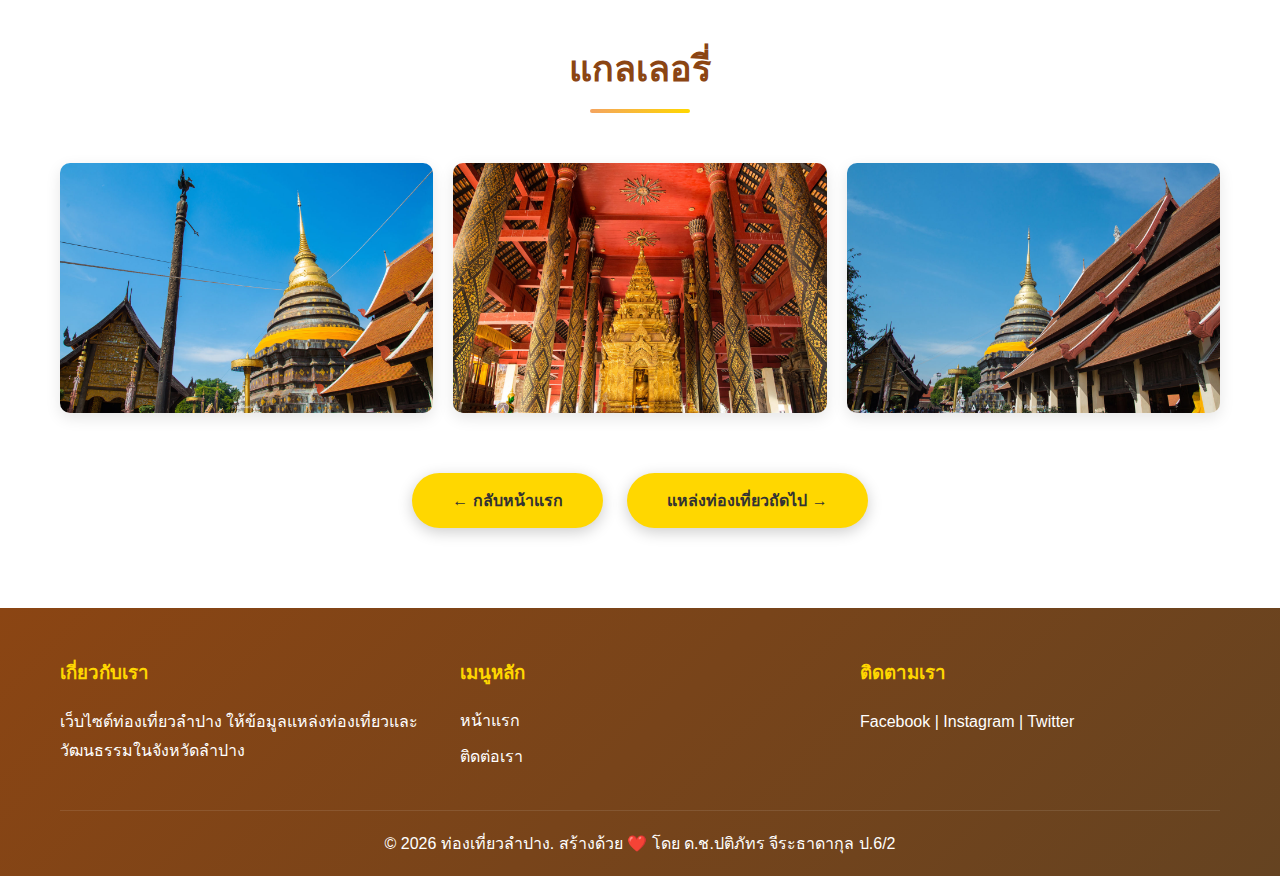
<file: wat-phra-that.html>
<!DOCTYPE html>
<html lang="th">
<head>
    <meta charset="UTF-8">
    <meta name="viewport" content="width=device-width, initial-scale=1.0">
    <title>วัดพระธาตุลำปางหลวง - ท่องเที่ยวลำปาง</title>
    <link rel="stylesheet" href="style.css">
</head>
<body>
    <header>
        <div class="container">
            <div class="logo">
                <h1>🐘 ลำปาง เมืองรถม้า</h1>
            </div>
            <nav>
                <ul>
                    <li><a href="index.html">หน้าแรก</a></li>
                    <li><a href="wat-phra-that.html" class="active">วัดพระธาตุฯ</a></li>
                    <li><a href="kad-kong-ta.html">ตลาดกาดกองต้า</a></li>
                    <li><a href="elephant-center.html">ศูนย์อนุรักษ์ช้าง</a></li>
                    <li><a href="contact.html">ติดต่อเรา</a></li>
                </ul>
            </nav>
        </div>
    </header>

    <section class="detail-hero" style="background-image: linear-gradient(rgba(244, 164, 96, 0.8), rgba(210, 105, 30, 0.8)), url('https://images.unsplash.com/photo-1551882547-ff40c63fe5fa?w=1600&h=400&fit=crop');">
        <h2>วัดพระธาตุลำปางหลวง</h2>
    </section>

    <section class="detail-content">
        <div class="container">
            <div class="content-wrapper">
                <div class="content-text">
                    <h2 style="color: #8B4513; margin-bottom: 20px;">เกี่ยวกับ วัดพระธาตุลำปางหลวง</h2>
                    <p>วัดพระธาตุลำปางหลวง เป็นวัดที่มีความสำคัญทางประวัติศาสตร์และศิลปะล้านนา ตั้งอยู่ที่บ้านพระบาทวัดพระธาตุ ตำบลพระบาท อำเภอเกาะคา จังหวัดลำปาง ห่างจากตัวเมืองลำปางประมาณ 18 กิโลเมตร</p>
                    <p>วัดแห่งนี้สร้างขึ้นในสมัยพระเจ้าอนันตยศแห่งหริภุญชัย ประมาณ พ.ศ. 1629-1630 มีอายุกว่า 1,300 ปี เป็นวัดเก่าแก่และเป็นวัดที่สำคัญมากของจังหวัดลำปาง</p>
                </div>
                <div class="content-image">
                    <img src="images/Watphrathatlampangluang2.jpg" alt="วัดพระธาตุลำปางหลวง">
                </div>
            </div>

            <div class="info-box">
                <h3>🌟 ไฮไลท์ที่ไม่ควรพลาด</h3>
                <ul>
                    <li>พระธาตุเจดีย์ทรงลังกา สูง 45 เมตร ประดับด้วยทองคำแท้</li>
                    <li>วิหารหลวง สถาปัตยกรรมล้านนาโบราณ</li>
                    <li>วิหารน้ำแต้ม มีจิตรกรรมฝาผนังที่สวยงาม</li>
                    <li>พระวิหารหลวง สร้างด้วยไม้สักทั้งหลัง อายุกว่า 500 ปี</li>
                    <li>บรรยากาศเงียบสงบ เหมาะสำหรับการสงบจิตใจ</li>
                </ul>
            </div>

            <div class="content-wrapper" style="margin-top: 60px;">
                <div class="content-image">
                    <img src="images/Watphrathatlampangluang3.jpg" alt="พระธาตุเจดีย์">
                </div>
                <div class="content-text">
                    <h3 style="color: #8B4513; margin-bottom: 20px;">ข้อมูลสำหรับผู้เยี่ยมชม</h3>
                    <p><strong>📍 ที่อยู่:</strong> บ้านพระบาทวัดพระธาตุ ตำบลพระบาท อำเภอเกาะคา จังหวัดลำปาง</p>
                    <p><strong>⏰ เวลาเปิด-ปิด:</strong> ทุกวัน 06:00 - 18:00 น.</p>
                    <p><strong>💰 ค่าเข้าชม:</strong> ฟรี (บริจาคตามศรัทธา)</p>
                    <p><strong>🚗 การเดินทาง:</strong> ขับรถจากตัวเมืองลำปางไปทางทิศตะวันตก ประมาณ 18 กม.</p>
                    <p><strong>👗 การแต่งกาย:</strong> แต่งกายสุภาพ ไม่โป๊เปลือย เคารพสถานที่ศักดิ์สิทธิ์</p>
                </div>
            </div>

            <div style="margin-top: 60px;">
                <h2 class="section-title">แกลเลอรี่</h2>
                <div class="gallery">
                    <img src="images/Watphrathatlampangluang.jpg" alt="วัดพระธาตุ 1">
                    <img src="images/Watphrathatlampangluang2.jpg" alt="วัดพระธาตุ 2">
                    <img src="images/Watphrathatlampangluang3.jpg" alt="วัดพระธาตุ 3">
                </div>
            </div>

            <div style="margin-top: 60px; text-align: center;">
                <a href="index.html" class="btn" style="margin-right: 20px;">← กลับหน้าแรก</a>
                <a href="kad-kong-ta.html" class="btn">แหล่งท่องเที่ยวถัดไป →</a>
            </div>
        </div>
    </section>

    <footer>
        <div class="container">
            <div class="footer-content">
                <div class="footer-section">
                    <h3>เกี่ยวกับเรา</h3>
                    <p>เว็บไซต์ท่องเที่ยวลำปาง ให้ข้อมูลแหล่งท่องเที่ยวและวัฒนธรรมในจังหวัดลำปาง</p>
                </div>
                <div class="footer-section">
                    <h3>เมนูหลัก</h3>
                    <ul>
                        <li><a href="index.html">หน้าแรก</a></li>
                        <li><a href="contact.html">ติดต่อเรา</a></li>
                    </ul>
                </div>
                <div class="footer-section">
                    <h3>ติดตามเรา</h3>
                    <p>Facebook | Instagram | Twitter</p>
                </div>
            </div>
            <div class="footer-bottom">
                <p>&copy; 2026 ท่องเที่ยวลำปาง. สร้างด้วย ❤️ โดย ด.ช.ปติภัทร จีระธาดากุล ป.6/2</p>
            </div>
        </div>
    </footer>
</body>
</html>
</file>
<file: style.css>
/* ========== ตั้งค่าพื้นฐาน ========== */
* {
    margin: 0;
    padding: 0;
    box-sizing: border-box;
}

body {
    font-family: 'Segoe UI', Tahoma, Geneva, Verdana, sans-serif;
    line-height: 1.6;
    color: #333;
    background-color: #FFF8DC;
}

.container {
    max-width: 1200px;
    margin: 0 auto;
    padding: 0 20px;
}

/* ========== Header และ Navigation ========== */
header {
    background: linear-gradient(135deg, #F4A460 0%, #D2691E 100%);
    box-shadow: 0 2px 10px rgba(0,0,0,0.1);
    position: sticky;
    top: 0;
    z-index: 1000;
}

header .container {
    display: flex;
    justify-content: space-between;
    align-items: center;
    padding: 15px 20px;
}

.logo h1 {
    color: white;
    font-size: 24px;
    font-weight: bold;
}

nav ul {
    display: flex;
    list-style: none;
    gap: 10px;
}

nav ul li a {
    color: white;
    text-decoration: none;
    padding: 10px 20px;
    border-radius: 5px;
    transition: all 0.3s ease;
    font-weight: 500;
}

nav ul li a:hover,
nav ul li a.active {
    background-color: rgba(255, 255, 255, 0.2);
    transform: translateY(-2px);
}

/* ========== Hero Section ========== */
.hero {
    background: linear-gradient(rgba(244, 164, 96, 0.8), rgba(210, 105, 30, 0.8)),
    url('images/lampang2.jpg') center/cover;
    height: 500px;
    display: flex;
    align-items: center;
    justify-content: center;
    text-align: center;
    color: white;
}

.hero-content h2 {
    font-size: 48px;
    margin-bottom: 20px;
    text-shadow: 2px 2px 4px rgba(0,0,0,0.3);
}

.hero-content p {
    font-size: 24px;
    margin-bottom: 30px;
    text-shadow: 1px 1px 2px rgba(0,0,0,0.3);
}

.btn {
    display: inline-block;
    padding: 15px 40px;
    background-color: #FFD700;
    color: #333;
    text-decoration: none;
    border-radius: 50px;
    font-weight: bold;
    transition: all 0.3s ease;
    box-shadow: 0 4px 15px rgba(0,0,0,0.2);
}

.btn:hover {
    background-color: #FFA500;
    transform: translateY(-3px);
    box-shadow: 0 6px 20px rgba(0,0,0,0.3);
}

/* ========== Section Title ========== */
.section-title {
    text-align: center;
    font-size: 36px;
    color: #8B4513;
    margin-bottom: 50px;
    position: relative;
    padding-bottom: 15px;
}

.section-title::after {
    content: '';
    position: absolute;
    bottom: 0;
    left: 50%;
    transform: translateX(-50%);
    width: 100px;
    height: 4px;
    background: linear-gradient(90deg, #F4A460, #FFD700);
    border-radius: 2px;
}

/* ========== About Section ========== */
.about {
    padding: 80px 0;
    background-color: white;
}

.content-wrapper {
    display: flex;
    align-items: center;
    gap: 50px;
}

.content-text {
    flex: 1;
}

.content-text p {
    font-size: 18px;
    margin-bottom: 20px;
    text-align: justify;
    line-height: 1.8;
}

.content-image {
    flex: 1;
}

.content-image img {
    width: 100%;
    border-radius: 15px;
    box-shadow: 0 10px 30px rgba(0,0,0,0.2);
    transition: transform 0.3s ease;
}

.content-image img:hover {
    transform: scale(1.05);
}

/* ========== Attractions Section ========== */
.attractions {
    padding: 80px 0;
}

.attraction-item {
    display: flex;
    align-items: center;
    gap: 50px;
    margin-bottom: 60px;
    background-color: white;
    padding: 40px;
    border-radius: 15px;
    box-shadow: 0 5px 20px rgba(0,0,0,0.1);
    transition: transform 0.3s ease;
}

.attraction-item:hover {
    transform: translateY(-5px);
    box-shadow: 0 10px 30px rgba(0,0,0,0.15);
}

.attraction-item.reverse {
    flex-direction: row-reverse;
}

.attraction-image {
    flex: 1;
}

.attraction-image img {
    width: 100%;
    border-radius: 10px;
    box-shadow: 0 5px 15px rgba(0,0,0,0.1);
}

.attraction-content {
    flex: 1;
}

.attraction-content h3 {
    font-size: 28px;
    color: #8B4513;
    margin-bottom: 20px;
}

.attraction-content p {
    font-size: 16px;
    line-height: 1.8;
    margin-bottom: 20px;
    text-align: justify;
}

.btn-link {
    display: inline-block;
    color: #F4A460;
    text-decoration: none;
    font-weight: bold;
    font-size: 18px;
    transition: all 0.3s ease;
}

.btn-link:hover {
    color: #D2691E;
    transform: translateX(5px);
}

/* ========== Detail Page Styles ========== */
.detail-hero {
    background: linear-gradient(rgba(244, 164, 96, 0.8), rgba(210, 105, 30, 0.8)),
    url('https://images.unsplash.com/photo-1551882547-ff40c63fe5fa?w=1600&h=400&fit=crop') center/cover;
    height: 300px;
    display: flex;
    align-items: center;
    justify-content: center;
    text-align: center;
    color: white;
}

.detail-hero h2 {
    font-size: 42px;
    text-shadow: 2px 2px 4px rgba(0,0,0,0.3);
}

.detail-content {
    padding: 80px 0;
    background-color: white;
}

.info-box {
    background-color: #FFF8DC;
    padding: 30px;
    border-radius: 10px;
    border-left: 5px solid #F4A460;
    margin: 30px 0;
}

.info-box h3 {
    color: #8B4513;
    margin-bottom: 15px;
    font-size: 24px;
}

.info-box ul {
    list-style: none;
    padding-left: 0;
}

.info-box ul li {
    padding: 10px 0;
    border-bottom: 1px solid #e0e0e0;
    font-size: 16px;
}

.info-box ul li:last-child {
    border-bottom: none;
}

.info-box ul li::before {
    content: "✓ ";
    color: #F4A460;
    font-weight: bold;
    margin-right: 10px;
}

.gallery {
    display: grid;
    grid-template-columns: repeat(auto-fit, minmax(300px, 1fr));
    gap: 20px;
    margin-top: 40px;
}

.gallery img {
    width: 100%;
    height: 250px;
    object-fit: cover;
    border-radius: 10px;
    box-shadow: 0 5px 15px rgba(0,0,0,0.1);
    transition: transform 0.3s ease;
}

.gallery img:hover {
    transform: scale(1.05);
}

/* ========== Contact Form ========== */
.contact-section {
    padding: 80px 0;
}

.contact-container {
    display: flex;
    gap: 50px;
}

.contact-info {
    flex: 1;
    background-color: white;
    padding: 40px;
    border-radius: 15px;
    box-shadow: 0 5px 20px rgba(0,0,0,0.1);
}

.contact-info h3 {
    color: #8B4513;
    margin-bottom: 20px;
    font-size: 24px;
}

.contact-info p {
    margin-bottom: 15px;
    font-size: 16px;
    line-height: 1.8;
}

.contact-form {
    flex: 1;
    background-color: white;
    padding: 40px;
    border-radius: 15px;
    box-shadow: 0 5px 20px rgba(0,0,0,0.1);
}

.form-group {
    margin-bottom: 25px;
}

.form-group label {
    display: block;
    margin-bottom: 8px;
    color: #8B4513;
    font-weight: bold;
}

.form-group input,
.form-group textarea {
    width: 100%;
    padding: 12px;
    border: 2px solid #e0e0e0;
    border-radius: 5px;
    font-size: 16px;
    transition: border-color 0.3s ease;
}

.form-group input:focus,
.form-group textarea:focus {
    outline: none;
    border-color: #F4A460;
}

.form-group textarea {
    resize: vertical;
    min-height: 150px;
}

.submit-btn {
    width: 100%;
    padding: 15px;
    background: linear-gradient(135deg, #F4A460 0%, #D2691E 100%);
    color: white;
    border: none;
    border-radius: 5px;
    font-size: 18px;
    font-weight: bold;
    cursor: pointer;
    transition: all 0.3s ease;
}

.submit-btn:hover {
    transform: translateY(-2px);
    box-shadow: 0 5px 15px rgba(0,0,0,0.2);
}

/* ========== Footer ========== */
footer {
    background: linear-gradient(135deg, #8B4513 0%, #654321 100%);
    color: white;
    padding: 50px 0 20px;
}

.footer-content {
    display: grid;
    grid-template-columns: repeat(auto-fit, minmax(250px, 1fr));
    gap: 40px;
    margin-bottom: 30px;
}

.footer-section h3 {
    margin-bottom: 20px;
    color: #FFD700;
}

.footer-section p {
    line-height: 1.8;
}

.footer-section ul {
    list-style: none;
}

.footer-section ul li {
    margin-bottom: 10px;
}

.footer-section ul li a {
    color: white;
    text-decoration: none;
    transition: color 0.3s ease;
}

.footer-section ul li a:hover {
    color: #FFD700;
}

.footer-bottom {
    text-align: center;
    padding-top: 20px;
    border-top: 1px solid rgba(255, 255, 255, 0.1);
}

/* ========== Responsive Design ========== */
@media (max-width: 768px) {
    header .container {
        flex-direction: column;
        gap: 15px;
    }
    nav ul {
        flex-wrap: wrap;
        justify-content: center;
    }
    .hero-content h2 {
        font-size: 32px;
    }
    .hero-content p {
        font-size: 18px;
    }
    .content-wrapper,
    .attraction-item,
    .attraction-item.reverse,
    .contact-container {
        flex-direction: column;
    }
    .section-title {
        font-size: 28px;
    }
    .gallery {
        grid-template-columns: 1fr;
    }
}
</file>
